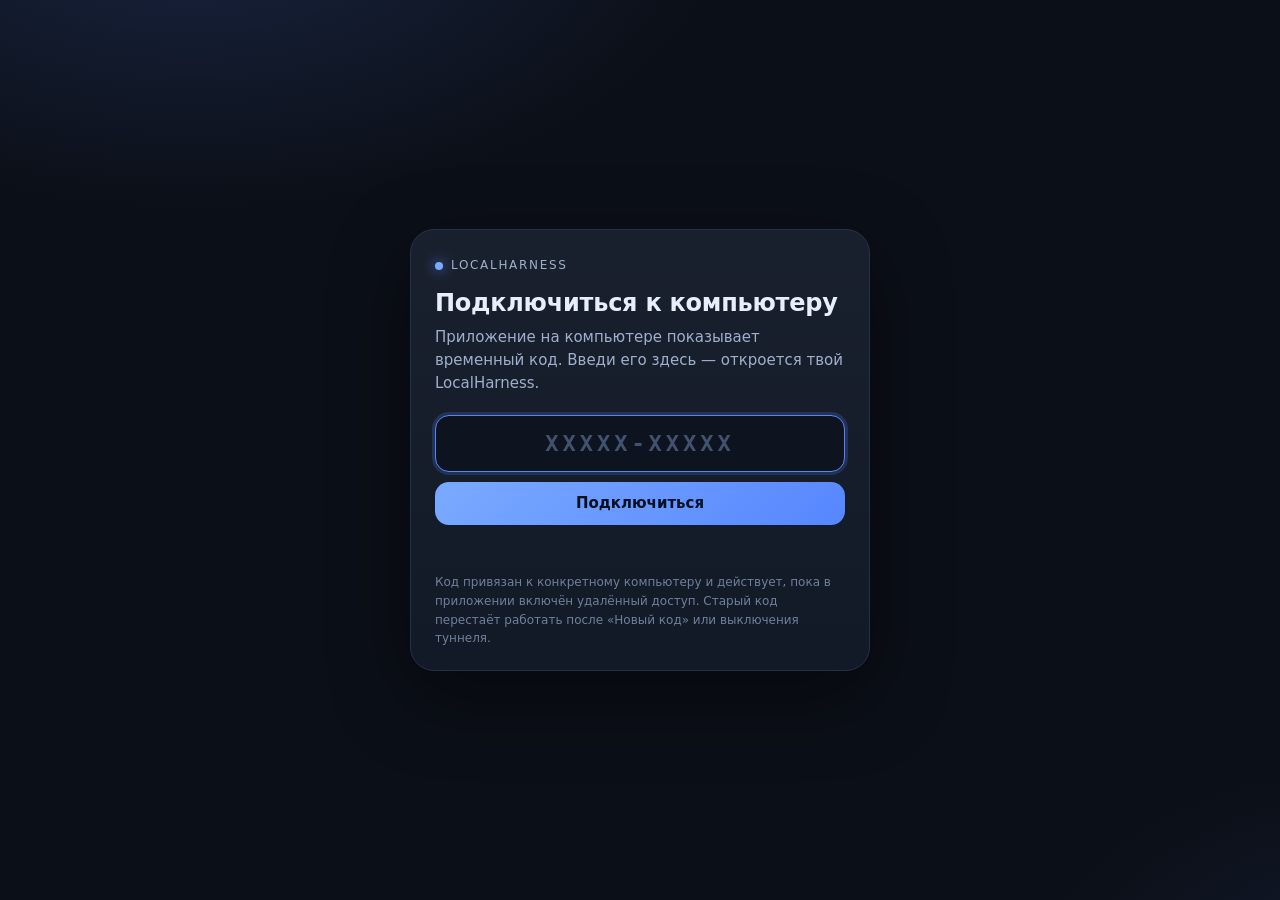
<file: cloudflare/site/index.html>
<!doctype html>
<html lang="ru">
<head>
<meta charset="utf-8">
<meta name="viewport" content="width=device-width,initial-scale=1,viewport-fit=cover">
<meta name="robots" content="noindex,nofollow">
<meta name="theme-color" content="#0b0f17">
<title>LocalHarness — подключение</title>
<link rel="stylesheet" href="connect.css">
</head>
<body>
<main class="card">
  <div class="brand"><span class="dot"></span> LocalHarness</div>
  <h1>Подключиться к компьютеру</h1>
  <p class="sub">Приложение на компьютере показывает временный код. Введи его здесь — откроется твой LocalHarness.</p>
  <form id="form" autocomplete="off">
    <input id="code" inputmode="text" autocomplete="one-time-code" spellcheck="false"
           maxlength="11" placeholder="XXXXX-XXXXX" aria-label="Код подключения">
    <button id="go" type="submit">Подключиться</button>
  </form>
  <p id="status" class="status" role="status"></p>
  <p class="note">Код привязан к конкретному компьютеру и действует, пока в приложении включён удалённый доступ. Старый код перестаёт работать после «Новый код» или выключения туннеля.</p>
</main>
<script src="connect.js"></script>
</body>
</html>
</file>
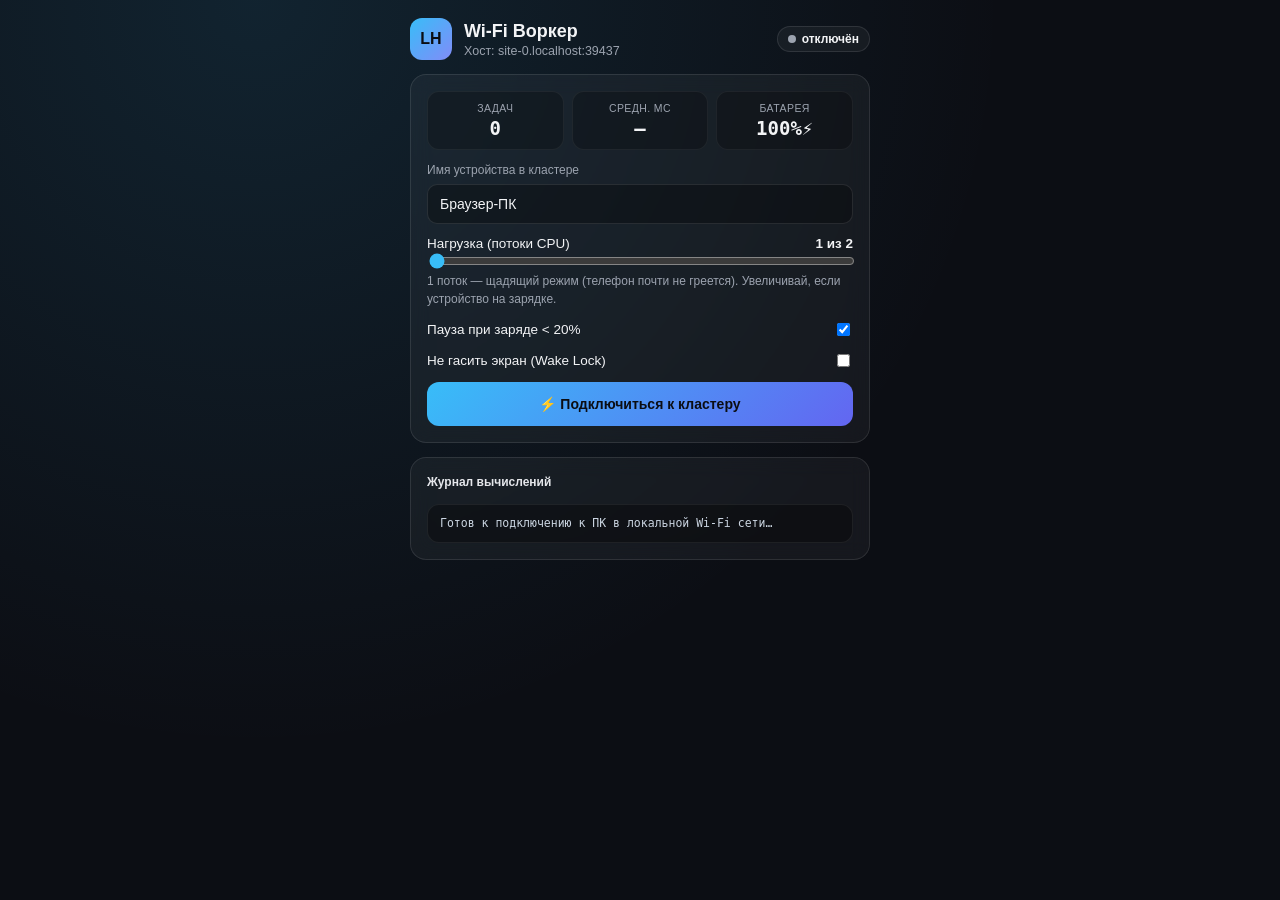
<file: webui/worker.html>
<!doctype html>
<html lang="ru">
<head>
<meta charset="utf-8">
<meta name="viewport" content="width=device-width, initial-scale=1, maximum-scale=1, viewport-fit=cover">
<title>LocalHarness · Wi-Fi Воркер</title>
<style>
  :root {
    --bg: #0c0e14;
    --card: rgba(255, 255, 255, .045);
    --line: rgba(255, 255, 255, .1);
    --text: #f3f4f6;
    --muted: #9ca3af;
    --ok: #22c55e;
    --warn: #f59e0b;
    --accent: #38bdf8;
    --danger: #ef4444;
  }
  * { box-sizing: border-box; }
  body {
    margin: 0;
    min-height: 100vh;
    background: radial-gradient(circle at 20% 0%, rgba(56, 189, 248, .12), transparent 55%), var(--bg);
    color: var(--text);
    font-family: -apple-system, BlinkMacSystemFont, "Segoe UI", Roboto, sans-serif;
    padding: 18px 14px 32px;
    display: flex;
    justify-content: center;
  }
  .wrap {
    width: 100%;
    max-width: 460px;
    display: flex;
    flex-direction: column;
    gap: 14px;
  }
  .head {
    display: flex;
    align-items: center;
    gap: 12px;
  }
  .logo {
    width: 42px;
    height: 42px;
    border-radius: 12px;
    background: linear-gradient(135deg, #38bdf8, #818cf8);
    display: grid;
    place-items: center;
    font-weight: 800;
    color: #0b0d12;
    font-size: 16px;
    flex: 0 0 42px;
  }
  .title { font-size: 18px; font-weight: 700; margin: 0; }
  .sub { font-size: 12.5px; color: var(--muted); margin-top: 2px; }
  .pill {
    margin-left: auto;
    display: inline-flex;
    align-items: center;
    gap: 6px;
    padding: 5px 10px;
    border-radius: 999px;
    font-size: 12px;
    font-weight: 600;
    border: 1px solid var(--line);
    background: var(--card);
  }
  .dot {
    width: 8px;
    height: 8px;
    border-radius: 50%;
    background: var(--muted);
  }
  .pill.on .dot { background: var(--ok); box-shadow: 0 0 8px var(--ok); }
  .pill.busy .dot { background: var(--accent); box-shadow: 0 0 10px var(--accent); animation: pulse 1s infinite; }
  .pill.paused .dot { background: var(--warn); }
  @keyframes pulse { 0%, 100% { opacity: 1; } 50% { opacity: .35; } }

  .card {
    background: var(--card);
    border: 1px solid var(--line);
    border-radius: 16px;
    padding: 16px;
    display: flex;
    flex-direction: column;
    gap: 12px;
    backdrop-filter: blur(10px);
  }
  .stats {
    display: grid;
    grid-template-columns: repeat(3, 1fr);
    gap: 8px;
  }
  .stat {
    background: rgba(0, 0, 0, .25);
    border: 1px solid rgba(255, 255, 255, .06);
    border-radius: 12px;
    padding: 10px;
    text-align: center;
  }
  .stat-l { font-size: 10.5px; color: var(--muted); text-transform: uppercase; letter-spacing: .4px; }
  .stat-v { font-size: 19px; font-weight: 700; margin-top: 3px; font-family: ui-monospace, monospace; }

  label.row {
    display: flex;
    align-items: center;
    justify-content: space-between;
    gap: 10px;
    font-size: 13.5px;
  }
  input[type="text"] {
    width: 100%;
    height: 40px;
    border-radius: 10px;
    border: 1px solid var(--line);
    background: rgba(0, 0, 0, .3);
    color: var(--text);
    padding: 0 12px;
    font-size: 14px;
  }
  input[type="range"] { width: 100%; accent-color: var(--accent); }
  .hint { font-size: 12px; color: var(--muted); line-height: 1.45; }

  .actions { display: flex; gap: 10px; }
  button {
    flex: 1;
    height: 44px;
    border-radius: 12px;
    border: 1px solid var(--line);
    background: var(--card);
    color: var(--text);
    font-size: 14px;
    font-weight: 600;
    cursor: pointer;
  }
  button.primary {
    background: linear-gradient(135deg, #38bdf8, #6366f1);
    color: #0b0d12;
    border: none;
  }
  button.warn { background: rgba(245, 158, 11, .18); border-color: rgba(245, 158, 11, .45); color: #fde68a; }
  button.danger { background: rgba(239, 68, 68, .18); border-color: rgba(239, 68, 68, .45); color: #fca5a5; }

  .log {
    background: rgba(0, 0, 0, .35);
    border: 1px solid rgba(255, 255, 255, .07);
    border-radius: 12px;
    padding: 10px 12px;
    font-family: ui-monospace, monospace;
    font-size: 11.5px;
    color: #cbd5e1;
    max-height: 180px;
    overflow-y: auto;
    line-height: 1.5;
  }
</style>
</head>
<body>
<div class="wrap">
  <div class="head">
    <div class="logo">LH</div>
    <div>
      <h1 class="title">Wi-Fi Воркер</h1>
      <div class="sub" id="hostLabel">Кластер LocalHarness</div>
    </div>
    <div class="pill" id="statusPill"><span class="dot"></span><span id="statusTxt">отключён</span></div>
  </div>

  <div class="card">
    <div class="stats">
      <div class="stat"><div class="stat-l">Задач</div><div class="stat-v" id="stDone">0</div></div>
      <div class="stat"><div class="stat-l">Средн. мс</div><div class="stat-v" id="stAvg">—</div></div>
      <div class="stat"><div class="stat-l">Батарея</div><div class="stat-v" id="stBat">—</div></div>
    </div>

    <div>
      <div class="hint" style="margin-bottom:5px;">Имя устройства в кластере</div>
      <input type="text" id="devName" placeholder="Мой телефон">
    </div>

    <div>
      <label class="row">
        <span>Нагрузка (потоки CPU)</span>
        <strong id="threadsVal">1 из 4</strong>
      </label>
      <input type="range" id="threadsRange" min="1" max="4" value="1">
      <div class="hint">1 поток — щадящий режим (телефон почти не греется). Увеличивай, если устройство на зарядке.</div>
    </div>

    <label class="row">
      <span>Пауза при заряде &lt; 20%</span>
      <input type="checkbox" id="batGuard" checked>
    </label>
    <label class="row">
      <span>Не гасить экран (Wake Lock)</span>
      <input type="checkbox" id="wakeLockChk">
    </label>

    <div class="actions">
      <button id="toggleBtn" class="primary" type="button">⚡ Подключиться к кластеру</button>
      <button id="pauseBtn" class="warn" type="button" hidden>Пауза</button>
    </div>
  </div>

  <div class="card">
    <div class="hint" style="font-weight:600;color:#e5e7eb;">Журнал вычислений</div>
    <div class="log" id="logBox">Готов к подключению к ПК в локальной Wi-Fi сети…</div>
  </div>
</div>

<script>
const $ = (s) => document.querySelector(s);
const cores = Math.max(1, navigator.hardwareConcurrency || 4);
const memGb = navigator.deviceMemory || null;
const isMobile = /Android|iPhone|iPad|iPod/i.test(navigator.userAgent);
const defaultName = /iPhone/i.test(navigator.userAgent) ? 'iPhone'
  : /iPad/i.test(navigator.userAgent) ? 'iPad'
  : /Android/i.test(navigator.userAgent) ? 'Android смартфон'
  : 'Браузер-ПК';

$('#hostLabel').textContent = 'Хост: ' + location.host;
$('#devName').value = localStorage.getItem('lh.worker.name') || defaultName;
$('#threadsRange').max = String(cores);
const initThreads = Math.min(cores, Math.max(1, Number(localStorage.getItem('lh.worker.threads')) || 1));
$('#threadsRange').value = String(initThreads);
$('#threadsVal').textContent = initThreads + ' из ' + cores;

let workerId = localStorage.getItem('lh.worker.id') || '';
let connected = false;
let sessionToken = 0;
let paused = false;
let doneCount = 0;
let totalMs = 0;
let activeSlots = 0;
let batteryPct = null;
let charging = null;
let wakeLock = null;

function log(msg) {
  const box = $('#logBox');
  const t = new Date().toLocaleTimeString('ru-RU', { hour12: false });
  const row = document.createElement('div');
  row.textContent = '[' + t + '] ' + String(msg || '');
  box.prepend(row);
  while (box.children.length > 80) box.removeChild(box.lastChild);
}

function setStatus(cls, text) {
  $('#statusPill').className = 'pill ' + cls;
  $('#statusTxt').textContent = text;
}

// Inline Web Worker code for safe off-main-thread execution
const workerCode = `
async function sha256Hex(str) {
  const buf = new TextEncoder().encode(String(str));
  if (self.crypto && self.crypto.subtle) {
    const hash = await self.crypto.subtle.digest('SHA-256', buf);
    return Array.from(new Uint8Array(hash)).map(b => b.toString(16).padStart(2, '0')).join('');
  }
  let h = 2166136261;
  for (let i = 0; i < buf.length; i++) { h ^= buf[i]; h = Math.imul(h, 16777619); }
  return (h >>> 0).toString(16).padStart(8, '0');
}

self.onmessage = async (e) => {
  const { id, kind, payload } = e.data;
  const t0 = performance.now();
  try {
    let result = null;
    if (kind === 'compute_bench') {
      const iters = Math.max(1000, Math.min(500000, Number(payload.iterations || 40000)));
      const seed = Number(payload.seed || 1);
      let acc = 0;
      for (let i = 1; i <= iters; i++) {
        acc += Math.sin(i * 0.001 + seed) * Math.cos(i * 0.002);
      }
      result = { checksum: Number(acc.toFixed(6)), iterations: iters, seed };
    } else if (kind === 'hash_batch') {
      const items = payload.items || [];
      const hashes = [];
      for (const item of items) hashes.push(await sha256Hex(item));
      result = { hashes, count: hashes.length };
    } else if (kind === 'text_search') {
      const terms = String(payload.query || '').toLowerCase().split(/\\s+/).filter(Boolean);
      const docs = payload.docs || [];
      const matches = [];
      docs.forEach((doc, idx) => {
        const text = typeof doc === 'object' ? String(doc.text || '') : String(doc);
        const low = text.toLowerCase();
        let score = 0;
        for (const term of terms) {
          let pos = 0;
          while ((pos = low.indexOf(term, pos)) !== -1) { score++; pos += term.length; }
        }
        if (score > 0) matches.push({ id: (typeof doc === 'object' && doc.id != null) ? doc.id : idx, score, preview: text.slice(0, 160) });
      });
      matches.sort((a, b) => b.score - a.score);
      result = { matches: matches.slice(0, 10) };
    } else if (kind === 'json_transform') {
      const rows = payload.rows || [];
      const field = payload.field;
      const op = payload.op || 'count';
      const vals = rows.map(r => (r && field in r) ? Number(r[field]) : NaN).filter(Number.isFinite);
      if (op === 'sum') result = { sum: Number(vals.reduce((a, b) => a + b, 0).toFixed(4)), count: vals.length };
      else if (op === 'avg') result = { avg: vals.length ? Number((vals.reduce((a, b) => a + b, 0) / vals.length).toFixed(4)) : 0, count: vals.length };
      else result = { count: rows.length };
    } else if (kind === 'rag_chunk_score') {
      const terms = String(payload.query || '').toLowerCase().split(/\\s+/).filter(t => t.length >= 2);
      const chunks = payload.chunks || [];
      const topK = Number(payload.top_k || 10);
      const scored = [];
      chunks.forEach((ch, idx) => {
        const text = typeof ch === 'object' ? String(ch.text || '') : String(ch);
        const low = text.toLowerCase();
        const docLen = Math.max(10, low.split(/\\s+/).length);
        let score = 0;
        for (const term of terms) {
          let tf = 0, pos = 0;
          while ((pos = low.indexOf(term, pos)) !== -1) { tf++; pos += term.length; }
          if (tf > 0) score += (tf * 2.2) / (tf + 1.2 * (0.25 + 0.75 * (docLen / 120)));
        }
        if (score > 0) {
          scored.push({
            id: (typeof ch === 'object' && ch.id != null) ? ch.id : idx,
            file: (typeof ch === 'object' && ch.file) ? ch.file : '',
            score: Number(score.toFixed(4)),
            preview: text.slice(0, 200)
          });
        }
      });
      scored.sort((a, b) => b.score - a.score);
      result = { matches: scored.slice(0, topK) };
    } else if (kind === 'matrix_ops') {
      const q = (payload.query_vec || []).map(Number);
      const vecs = payload.vectors || [];
      const topK = Number(payload.top_k || 10);
      const qNorm = Math.sqrt(q.reduce((s, x) => s + x * x, 0)) || 1;
      const sims = vecs.map((v, index) => {
        if (!Array.isArray(v) || !v.length) return { index, cosine: 0 };
        const n = Math.min(q.length, v.length);
        let dot = 0, vSq = 0;
        for (let i = 0; i < v.length; i++) {
          const val = Number(v[i]);
          vSq += val * val;
          if (i < n) dot += q[i] * val;
        }
        const vNorm = Math.sqrt(vSq) || 1;
        return { index, cosine: Number((dot / (qNorm * vNorm)).toFixed(6)) };
      });
      sims.sort((a, b) => b.cosine - a.cosine);
      result = { top: sims.slice(0, topK), count: vecs.length };
    } else {
      throw new Error('unsupported task kind: ' + kind);
    }
    self.postMessage({ id, ok: true, result, duration_ms: Math.round((performance.now() - t0) * 10) / 10 });
  } catch (err) {
    self.postMessage({ id, ok: false, error: String(err && err.message || err), duration_ms: Math.round((performance.now() - t0) * 10) / 10 });
  }
};
`;
const workerBlobUrl = URL.createObjectURL(new Blob([workerCode], { type: 'application/javascript' }));

function runTaskInWorker(task) {
  return new Promise((resolve) => {
    const w = new Worker(workerBlobUrl);
    w.onmessage = (e) => { w.terminate(); resolve(e.data); };
    w.onerror = (err) => { w.terminate(); resolve({ id: task.id, ok: false, error: String(err.message || 'worker error'), duration_ms: 0 }); };
    w.postMessage(task);
  });
}

async function postJson(url, body) {
  const res = await fetch(url, {
    method: 'POST',
    headers: { 'Content-Type': 'application/json' },
    body: JSON.stringify(body || {})
  });
  return res.json();
}

async function initBattery() {
  if (!navigator.getBattery) return;
  try {
    const b = await navigator.getBattery();
    const upd = () => {
      batteryPct = Math.round(b.level * 100);
      charging = b.charging;
      $('#stBat').textContent = batteryPct + '%' + (charging ? '⚡' : '');
      if (connected && $('#batGuard').checked && !charging && batteryPct < 20 && !paused) {
        paused = true;
        $('#pauseBtn').textContent = 'Продолжить';
        setStatus('paused', 'пауза (батарея)');
        log('Автопауза: заряд батареи ниже 20%');
        sendHeartbeat();
      }
    };
    upd();
    b.addEventListener('levelchange', upd);
    b.addEventListener('chargingchange', upd);
  } catch (e) {}
}

async function syncWakeLock() {
  if ($('#wakeLockChk').checked && connected && navigator.wakeLock) {
    try { wakeLock = await navigator.wakeLock.request('screen'); } catch (e) {}
  } else if (wakeLock) {
    try { await wakeLock.release(); } catch (e) {}
    wakeLock = null;
  }
}

async function sendHeartbeat() {
  if (!connected || !workerId) return;
  try {
    await postJson('/api/cluster/heartbeat', {
      id: workerId,
      name: $('#devName').value.trim() || defaultName,
      max_threads: Number($('#threadsRange').value) || 1,
      battery_pct: batteryPct,
      charging: charging,
      paused: paused
    });
  } catch (e) {}
}

async function pollLoop(slotIndex, myToken) {
  while (connected && myToken === sessionToken) {
    const maxT = Number($('#threadsRange').value) || 1;
    if (paused || slotIndex >= maxT) {
      await new Promise((r) => setTimeout(r, 800));
      continue;
    }
    try {
      const res = await fetch('/api/cluster/poll?worker_id=' + encodeURIComponent(workerId) + '&wait=2.0');
      if (!connected || myToken !== sessionToken) break;
      const data = await res.json();
      if (!data.ok && data.error === 'worker not registered') {
        await register();
        continue;
      }
      if (data.task) {
        activeSlots++;
        setStatus('busy', 'считает (' + activeSlots + ')');
        const out = await runTaskInWorker(data.task);
        await postJson('/api/cluster/result', {
          task_id: data.task.id,
          worker_id: workerId,
          ok: out.ok,
          result: out.result,
          error: out.error,
          duration_ms: out.duration_ms
        });
        activeSlots = Math.max(0, activeSlots - 1);
        if (out.ok) {
          doneCount++;
          totalMs += Number(out.duration_ms || 0);
          $('#stDone').textContent = String(doneCount);
          $('#stAvg').textContent = Math.round(totalMs / doneCount) + '';
          log('✓ ' + data.task.kind + ' #' + data.task.id.slice(0, 5) + ' за ' + out.duration_ms + ' мс');
        } else {
          log('✗ ' + data.task.kind + ': ' + out.error);
        }
        if (connected && !paused && activeSlots === 0) setStatus('on', 'в кластере');
      }
    } catch (e) {
      await new Promise((r) => setTimeout(r, 1500));
    }
  }
}

async function register() {
  const name = $('#devName').value.trim() || defaultName;
  const maxThreads = Number($('#threadsRange').value) || 1;
  localStorage.setItem('lh.worker.name', name);
  localStorage.setItem('lh.worker.threads', String(maxThreads));
  const res = await postJson('/api/cluster/register', {
    id: workerId || undefined,
    name: name,
    device_type: isMobile ? 'mobile' : 'browser',
    cores: cores,
    max_threads: maxThreads,
    memory_gb: memGb,
    battery_pct: batteryPct,
    charging: charging,
    webgpu: !!navigator.gpu,
    paused: paused
  });
  if (res && res.ok && res.worker) {
    workerId = res.worker.id;
    localStorage.setItem('lh.worker.id', workerId);
  }
}

let hbTimer = null;

$('#toggleBtn').onclick = async () => {
  if (!connected) {
    try {
      await register();
      connected = true;
      sessionToken++;
      const myToken = sessionToken;
      paused = false;
      $('#toggleBtn').textContent = 'Отключиться';
      $('#toggleBtn').className = 'danger';
      $('#pauseBtn').hidden = false;
      $('#pauseBtn').textContent = 'Пауза';
      setStatus('on', 'в кластере');
      log('Подключён как «' + ($('#devName').value.trim() || defaultName) + '» (' + $('#threadsRange').value + ' пот.)');
      syncWakeLock();
      hbTimer = setInterval(sendHeartbeat, 5000);
      for (let i = 0; i < cores; i++) pollLoop(i, myToken);
    } catch (err) {
      log('Ошибка подключения: ' + err.message);
    }
  } else {
    connected = false;
    sessionToken++;
    if (hbTimer) { clearInterval(hbTimer); hbTimer = null; }
    try { await postJson('/api/cluster/unregister', { id: workerId }); } catch (e) {}
    syncWakeLock();
    $('#toggleBtn').textContent = '⚡ Подключиться к кластеру';
    $('#toggleBtn').className = 'primary';
    $('#pauseBtn').hidden = true;
    setStatus('', 'отключён');
    log('Отключён от кластера');
  }
};

$('#pauseBtn').onclick = () => {
  paused = !paused;
  $('#pauseBtn').textContent = paused ? 'Продолжить' : 'Пауза';
  setStatus(paused ? 'paused' : 'on', paused ? 'на паузе' : 'в кластере');
  log(paused ? 'Воркер поставлен на паузу' : 'Воркер возобновил работу');
  sendHeartbeat();
};

$('#threadsRange').oninput = (e) => {
  $('#threadsVal').textContent = e.target.value + ' из ' + cores;
  localStorage.setItem('lh.worker.threads', e.target.value);
  sendHeartbeat();
};
$('#wakeLockChk').onchange = syncWakeLock;
window.addEventListener('beforeunload', () => {
  if (connected && workerId && navigator.sendBeacon) {
    navigator.sendBeacon('/api/cluster/unregister', JSON.stringify({ id: workerId }));
  }
});

initBattery();
</script>
</body>
</html>
</file>
<file: cloudflare/site/connect.css>
:root {
  color-scheme: dark;
  --bg: #0b0f17;
  --panel: #121927;
  --line: #24314a;
  --text: #e8eefc;
  --muted: #9fb0cc;
  --accent: #5686fe;
  --accent-soft: #7aaaff;
  --bad: #f25a5a;
  --ok: #4ed17e;
  --mono: "SF Mono", "JetBrains Mono", "Cascadia Mono", Consolas, monospace;
  --ui: -apple-system, BlinkMacSystemFont, "Segoe UI", system-ui, sans-serif;
}
* { box-sizing: border-box; }
html, body { height: 100%; }
body {
  margin: 0;
  min-height: 100dvh;
  display: grid;
  place-items: center;
  padding: max(20px, env(safe-area-inset-top)) 20px max(20px, env(safe-area-inset-bottom));
  background:
    radial-gradient(900px 500px at 15% -10%, rgba(86, 134, 254, .18), transparent 60%),
    radial-gradient(700px 420px at 110% 110%, rgba(86, 134, 254, .10), transparent 55%),
    var(--bg);
  color: var(--text);
  font: 15px/1.55 var(--ui);
}
.card {
  width: min(460px, 100%);
  background: linear-gradient(180deg, rgba(255, 255, 255, .03), rgba(255, 255, 255, 0)) , var(--panel);
  border: 1px solid var(--line);
  border-radius: 24px;
  padding: 26px 24px 22px;
  box-shadow: 0 24px 80px rgba(0, 0, 0, .45);
}
.brand {
  display: flex;
  align-items: center;
  gap: 8px;
  color: var(--muted);
  font-size: 12px;
  letter-spacing: .14em;
  text-transform: uppercase;
}
.dot {
  width: 8px; height: 8px; border-radius: 50%;
  background: var(--accent-soft);
  box-shadow: 0 0 14px var(--accent);
}
h1 { margin: 14px 0 8px; font-size: 24px; line-height: 1.2; letter-spacing: -.01em; }
.sub { margin: 0 0 20px; color: var(--muted); }
form { display: grid; gap: 10px; }
input {
  width: 100%;
  padding: 15px 16px;
  border-radius: 14px;
  border: 1px solid var(--line);
  background: #0d1420;
  color: var(--text);
  font: 600 22px/1 var(--mono);
  letter-spacing: .18em;
  text-align: center;
  text-transform: uppercase;
}
input::placeholder { color: #42526e; letter-spacing: .18em; }
input:focus { outline: none; border-color: var(--accent); box-shadow: 0 0 0 3px rgba(86, 134, 254, .2); }
button {
  padding: 14px 18px;
  border: 0;
  border-radius: 14px;
  background: linear-gradient(135deg, var(--accent-soft), var(--accent));
  color: #061022;
  font: 600 15px/1 var(--ui);
  cursor: pointer;
}
button:disabled { opacity: .6; cursor: default; }
button:active { transform: translateY(1px); }
.status { min-height: 22px; margin: 14px 0 0; color: var(--muted); font-size: 13px; }
.status.bad { color: var(--bad); }
.status.ok { color: var(--ok); }
.note { margin: 12px 0 0; color: #6f809c; font-size: 12px; }
@media (max-width: 420px) {
  .card { padding: 22px 18px 18px; border-radius: 20px; }
  h1 { font-size: 21px; }
  input { font-size: 20px; padding: 14px; }
}
@media (max-height: 560px) and (orientation: landscape) {
  body { place-items: start center; padding-top: 12px; }
  .card { padding: 16px 18px; }
  h1 { margin: 8px 0 6px; font-size: 19px; }
  .sub { margin-bottom: 12px; font-size: 13px; }
  .note { display: none; }
}
</file>
